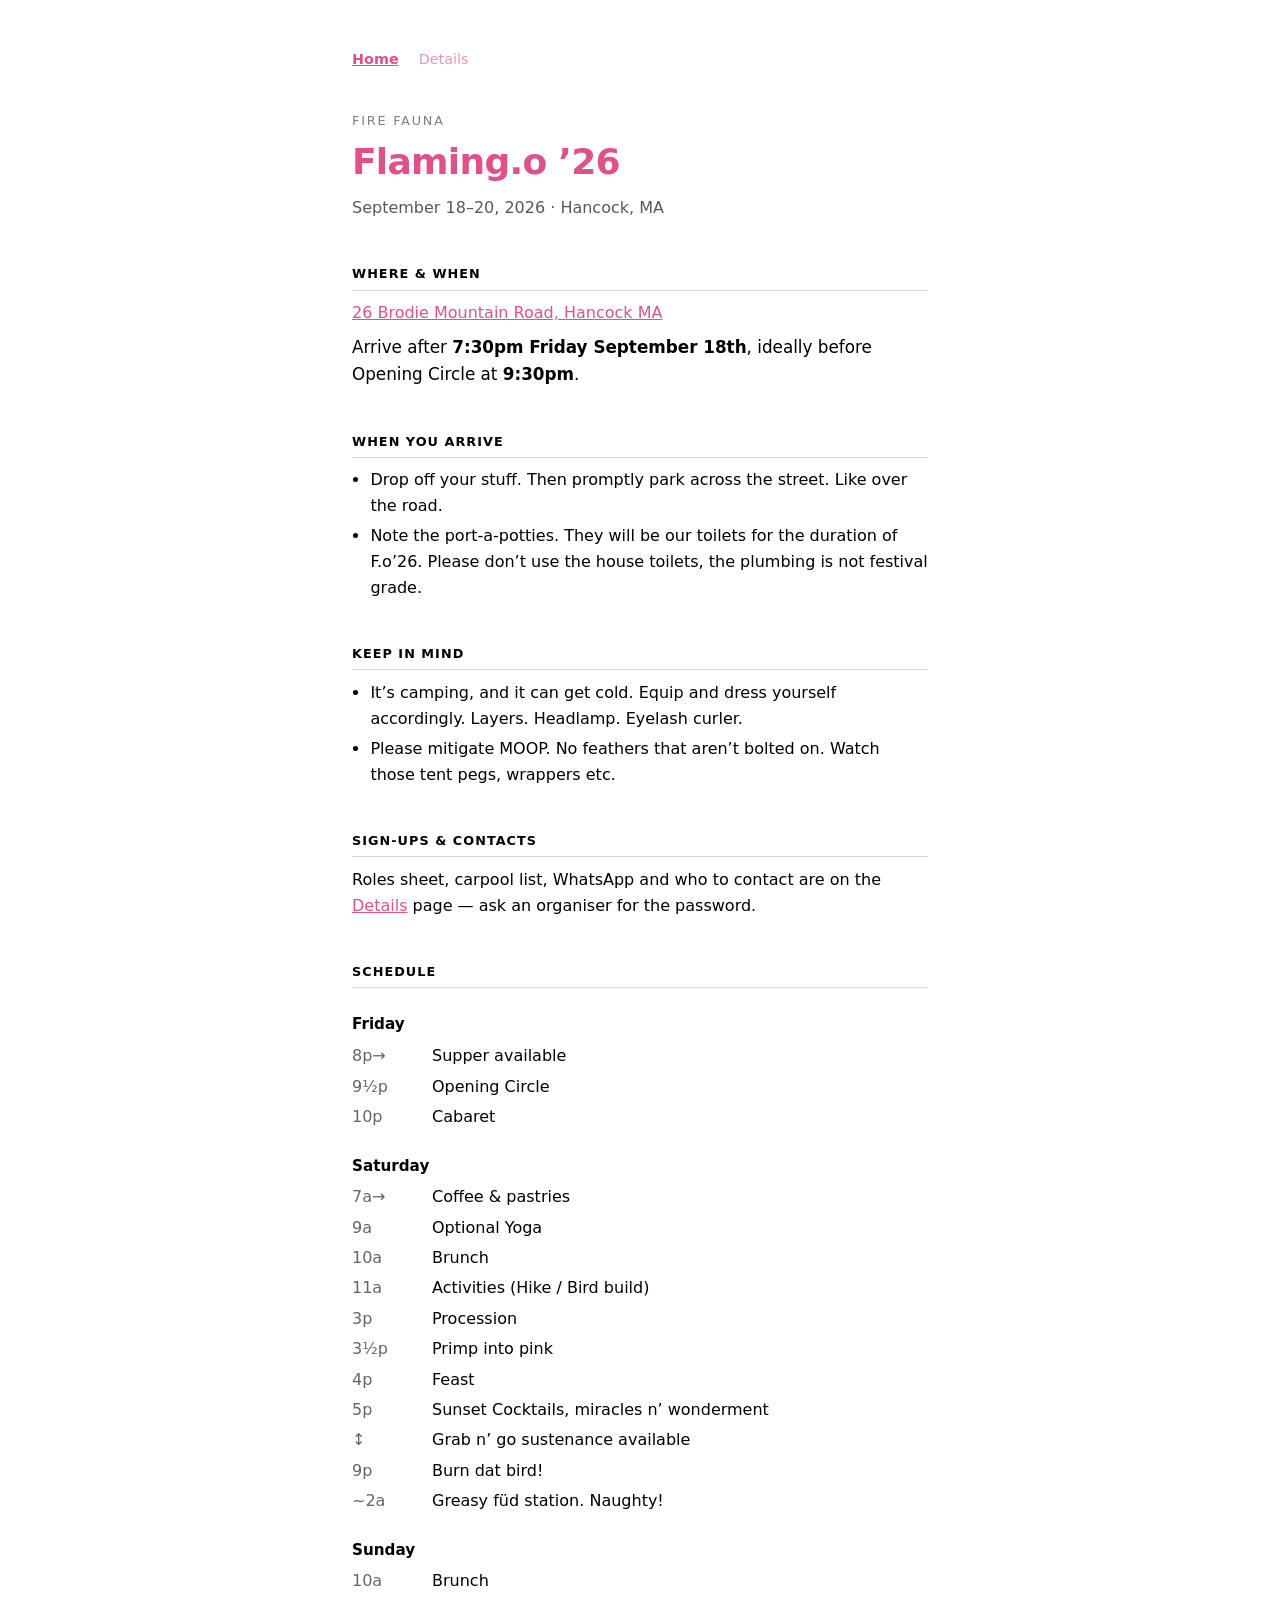
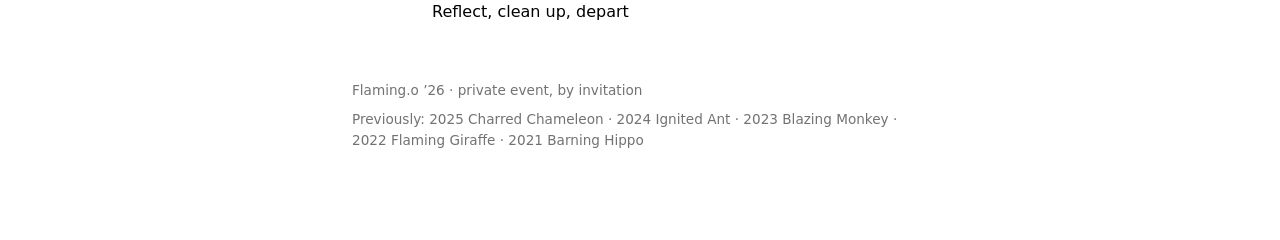
<file: index.html>
<!doctype html>
<html lang="en">
<head>
<meta charset="utf-8">
<meta name="viewport" content="width=device-width, initial-scale=1">
<meta name="robots" content="noindex">
<title>Flaming.o &rsquo;26</title>
<link rel="stylesheet" href="style.css">
<script src="analytics.js" defer></script>
</head>
<body>

<nav>
  <a href="/" aria-current="page">Home</a>
  <a href="/details.html">Details</a>
</nav>

<p class="eyebrow">Fire Fauna</p>
<h1>Flaming.o &rsquo;26</h1>
<p class="tagline">September 18&ndash;20, 2026 &middot; Hancock, MA</p>

<h2>Where &amp; when</h2>
<p>
  <a href="https://maps.app.goo.gl/1fHJGPwDLcyNwLw86">26 Brodie Mountain Road, Hancock MA</a>
</p>
<p class="lede">
  Arrive after <strong>7:30pm Friday September 18th</strong>, ideally before
  Opening Circle at <strong>9:30pm</strong>.
</p>

<h2>When you arrive</h2>
<ul>
  <li>Drop off your stuff. Then promptly park across the street. Like over the road.</li>
  <li>Note the port-a-potties. They will be our toilets for the duration of F.o&rsquo;26.
      Please don&rsquo;t use the house toilets, the plumbing is not festival grade.</li>
</ul>
<!-- parking diagram: drop parking.jpg in this folder and uncomment
<img src="parking.jpg" alt="Parking diagram">
-->

<h2>Keep in mind</h2>
<ul>
  <li>It&rsquo;s camping, and it can get cold. Equip and dress yourself accordingly.
      Layers. Headlamp. Eyelash curler.</li>
  <li>Please mitigate MOOP. No feathers that aren&rsquo;t bolted on. Watch those tent
      pegs, wrappers etc.</li>
    </ul>
  </li>
</ul>

<h2>Sign-ups &amp; contacts</h2>
<p>Roles sheet, carpool list, WhatsApp and who to contact are on the
   <a href="/details.html">Details</a> page &mdash; ask an organiser for the password.</p>

<h2>Schedule</h2>

<h3>Friday</h3>
<dl class="sched">
  <dt>8p&rarr;</dt>   <dd>Supper available</dd>
  <dt>9&frac12;p</dt> <dd>Opening Circle</dd>
  <dt>10p</dt>        <dd>Cabaret</dd>
</dl>

<h3>Saturday</h3>
<dl class="sched">
  <dt>7a&rarr;</dt> <dd>Coffee &amp; pastries</dd>
  <dt>9a</dt>       <dd>Optional Yoga</dd>
  <dt>10a</dt>      <dd>Brunch</dd>
  <dt>11a</dt>      <dd>Activities (Hike / Bird build)</dd>
  <dt>3p</dt>       <dd>Procession</dd>
  <dt>3&frac12;p</dt><dd>Primp into pink</dd>
  <dt>4p</dt>       <dd>Feast</dd>
  <dt>5p</dt>       <dd>Sunset Cocktails, miracles n&rsquo; wonderment</dd>
  <dt>&#8597;</dt>  <dd>Grab n&rsquo; go sustenance available</dd>
  <dt>9p</dt>       <dd>Burn dat bird!</dd>
  <dt>~2a</dt>      <dd>Greasy f&uuml;d station. Naughty!</dd>
</dl>

<h3>Sunday</h3>
<dl class="sched">
  <dt>10a</dt> <dd>Brunch</dd>
  <dt></dt>    <dd>Reflect, clean up, depart</dd>
</dl>

<footer>
  Flaming.o &rsquo;26 &middot; private event, by invitation
  <p class="lineage">
    Previously:
    2025 Charred Chameleon &middot;
    2024 Ignited Ant &middot;
    2023 Blazing Monkey &middot;
    2022 Flaming Giraffe &middot;
    2021 Barning Hippo
  </p>
</footer>

</body>
</html>
</file>
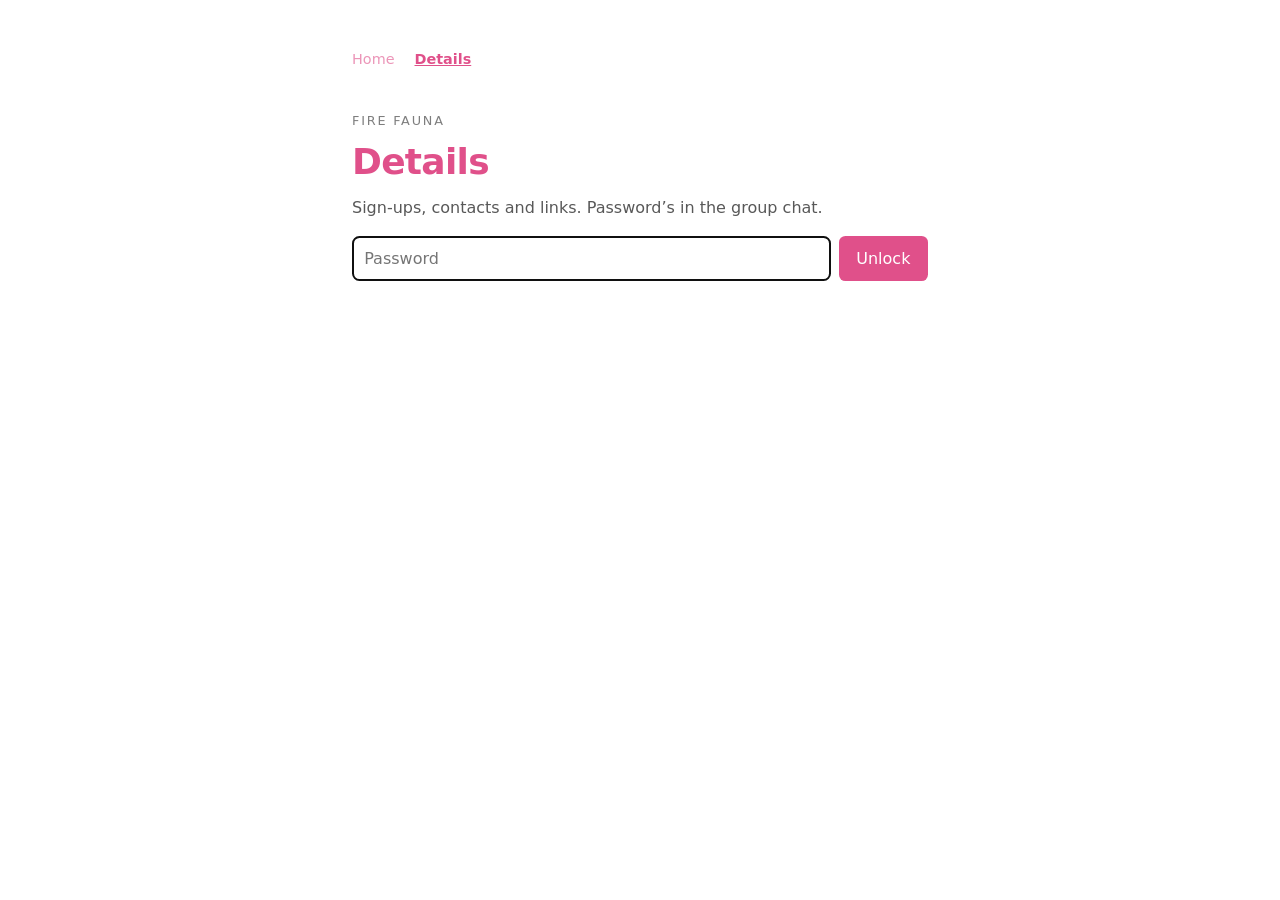
<file: details.html>
<!doctype html>
<html lang="en">
<head>
<meta charset="utf-8">
<meta name="viewport" content="width=device-width, initial-scale=1">
<meta name="robots" content="noindex">
<title>Details &middot; Flaming.o &rsquo;26</title>
<link rel="stylesheet" href="style.css">
<script src="analytics.js" defer></script>
</head>
<body>

<nav>
  <a href="/">Home</a>
  <a href="/details.html" aria-current="page">Details</a>
</nav>

<p class="eyebrow">Fire Fauna</p>
<h1>Details</h1>

<div id="gate">
  <p class="tagline">Sign-ups, contacts and links. Password&rsquo;s in the group chat.</p>
  <form class="gate" id="form">
    <input type="password" id="pw" placeholder="Password" autocomplete="current-password"
           autofocus aria-label="Password">
    <button type="submit">Unlock</button>
  </form>
  <p class="err" id="err" role="alert"></p>
</div>

<div id="out"></div>

<script type="application/octet-stream" id="blob">gYmUw6RCvL2w10the+NrxLqJj/VuoMnWA2U3y2sulakUMFZSCCvQsYmOGl/7X4nus1Fjwh6pOYk0VhaSJiJj0vkBhXLirgcGJhebI3vZFs/Txj9OSZo6aE/[base64]/TdD3DJYbk8JjHz4BU0pB+xxdk1SUG3VEiOw5OTwdaXkkqbjctt+YrjaW4krCnRG0yVsc133Zgr1Fo3QVVwDEgVvXU0T5oZ0g4PgRW9WHu3Ke37nRrYfKVjiwqO5G93ZVLV5enaf+MFpXHXqUDr8Z+82iFUQ6ecAIgtXBUbI3kI+/lIWOXCeoZ3rX5HIumBcBHOqfvbnqUozFO9LE8lJ198wv9j4i/IjrAUd8bU5heAs54FoHUj34AuPTM/JpvBC0+f50xwiFy3LZBZbzdnUD16MjVTpajeoAMIyMxHjpgADlqthRDgZM2teBoP7Hxh3f5jvN9Xyl45/NvEiNlikXztyxM0pDbpjbPkohoncwDaES/gbe0bA6FMESaKI91GHZhywp8M5+/WRzYNVx3w8a6q/ogiUaiCUSnOKGyDf93kFa2lPquo4sjfLcQvEmY+mm0Oy2AGFn3YMs8IIKZJe9Ropzm2k2DZZz1mlUdM+Gt9JfHwg09N0JMQ2iXOAy9rqqBZiP5esgf9aNdErrJtbH8PY40OjPMvr/mTo7UqBKfGlvZ0mHB95n11QA0plC0+CRYdiOTMCC5amVh0aQ/jdSXuFGBOUuEKF8Sw/aAfJcEYA0QqsimTRCkf6CgMioIoiMSRxV7oABfkyC91Ax+Mrdni/d9+iybmT3XvqatRp7Lrx7qzG86aVVkR3qxVLY58JcpFb99l+/++ed09G/mLHKeGC8MwrIF8mHIqiFMhsXtGTmZrjZASV83A3zkxQM1zDrFI3OT6BRADLmI+/HqyAozy4T9b99qEuwIi6JhuFIqkqdBYImXwIY0gemz95sfHAJu9BuPu7exrWEkYob49lyS/P4b8tZvx5ISj3AOY9pP0Tf5PoA0jYX096qnvcGPJl1nhFF7I8b6oDRWnWns6Pme2oC4GNdt5++KJrXA+mKdJ8YuF39dw+w7PRXkjqTya6gcZU9QzsbXKinfVeXOy3GM+U+NL01/42z2T73QRdskfc/bP5p023gND4DmQ3mAph+4jSGKS9e6NCgu/DJIavQSBtN7dYFzsHvKdF34ciCa58P4JOxle2mY9oMU5EGimjzitgrem4JXnVsKgA3Bq3/ZoKDMNN5c4icq83IDjL49l1pdc867DTi31BGVCQXsLi7NdEEkDfXdbGHz4zjKsfb8TqKlmMvuYa6IlJiAiHQ2JkPaMhrjwpdPUOPhOpCjWed7G3jz/nhAbkYDHv/6Yne6ut/It3OkIz1A==</script>
<script>
const b64 = s => Uint8Array.from(atob(s), c => c.charCodeAt(0));

async function unlock(pass) {
  const raw = b64(document.getElementById('blob').textContent.trim());
  const salt = raw.slice(0, 16), iv = raw.slice(16, 28), data = raw.slice(28);
  const base = await crypto.subtle.importKey('raw', new TextEncoder().encode(pass),
    'PBKDF2', false, ['deriveKey']);
  const key = await crypto.subtle.deriveKey(
    { name: 'PBKDF2', salt, iterations: 310000, hash: 'SHA-256' },
    base, { name: 'AES-GCM', length: 256 }, false, ['decrypt']);
  const plain = await crypto.subtle.decrypt({ name: 'AES-GCM', iv }, key, data);
  document.getElementById('out').innerHTML = new TextDecoder().decode(plain);
  document.getElementById('gate').hidden = true;
}

document.getElementById('form').addEventListener('submit', async e => {
  e.preventDefault();
  const err = document.getElementById('err');
  err.textContent = '';
  try {
    const pw = document.getElementById('pw').value;
    await unlock(pw);
    sessionStorage.setItem('fo', pw);   // stay unlocked while the tab is open
  } catch {
    err.textContent = 'Wrong password.';
  }
});

// resume within the same tab
const saved = sessionStorage.getItem('fo');
if (saved) unlock(saved).catch(() => sessionStorage.removeItem('fo'));
</script>

</body>
</html>
</file>
<file: style.css>
:root { color-scheme: light dark; --pink: #e0508a; }
  body {
    max-width: 36rem;
    margin: 0 auto;
    padding: 3rem 1.25rem 5rem;
    font: 1rem/1.6 ui-sans-serif, system-ui, -apple-system, Segoe UI, Roboto, sans-serif;
  }
  h1 { font-size: 2.25rem; margin: 0 0 .25rem; letter-spacing: -.02em; color: var(--pink); }
  .tagline { margin: 0 0 1rem; opacity: .65; }
  h2 {
    font-size: .8rem; text-transform: uppercase; letter-spacing: .08em;
    margin: 2.75rem 0 .6rem; padding-bottom: .3rem;
    border-bottom: 1px solid color-mix(in srgb, currentColor 15%, transparent);
  }
  h3 { font-size: .95rem; margin: 1.5rem 0 .4rem; }
  p { margin: .5rem 0; }
  ul { margin: .5rem 0; padding-left: 1.15rem; }
  li { margin: .3rem 0; }
  a { color: var(--pink); }
  .lede { font-size: 1.05rem; }
  .todo { opacity: .7; font-style: italic; }
  .note { font-size: .875rem; opacity: .6; }
  .eyebrow { margin: 0 0 .1rem; font-size: .8rem; text-transform: uppercase;
             letter-spacing: .14em; opacity: .5; }
  .lineage { margin-top: .4rem; }
  dl.sched { display: grid; grid-template-columns: 4.25rem 1fr; gap: .3rem .75rem; margin: .4rem 0; }
  dl.sched dt { font-variant-numeric: tabular-nums; opacity: .6; }
  dl.sched dd { margin: 0; }
  footer { margin-top: 3.5rem; font-size: .85rem; opacity: .55; }
  nav { margin: 0 0 2.5rem; font-size: .9rem; display: flex; gap: 1.25rem; }
  nav a { text-decoration: none; opacity: .6; }
  nav a:hover { opacity: 1; }
  nav a[aria-current="page"] { opacity: 1; font-weight: 600; text-decoration: underline; }
  form.gate { display: flex; gap: .5rem; flex-wrap: wrap; margin: 1rem 0; }
  form.gate input { flex: 1 1 14rem; padding: .55rem .7rem; font: inherit;
    border: 1px solid color-mix(in srgb, currentColor 30%, transparent);
    border-radius: .4rem; background: transparent; color: inherit; }
  form.gate button { padding: .55rem 1.1rem; font: inherit; cursor: pointer;
    border: 0; border-radius: .4rem; background: var(--pink); color: #fff; }
  .err { color: var(--pink); font-size: .9rem; min-height: 1.4em; }
</file>
